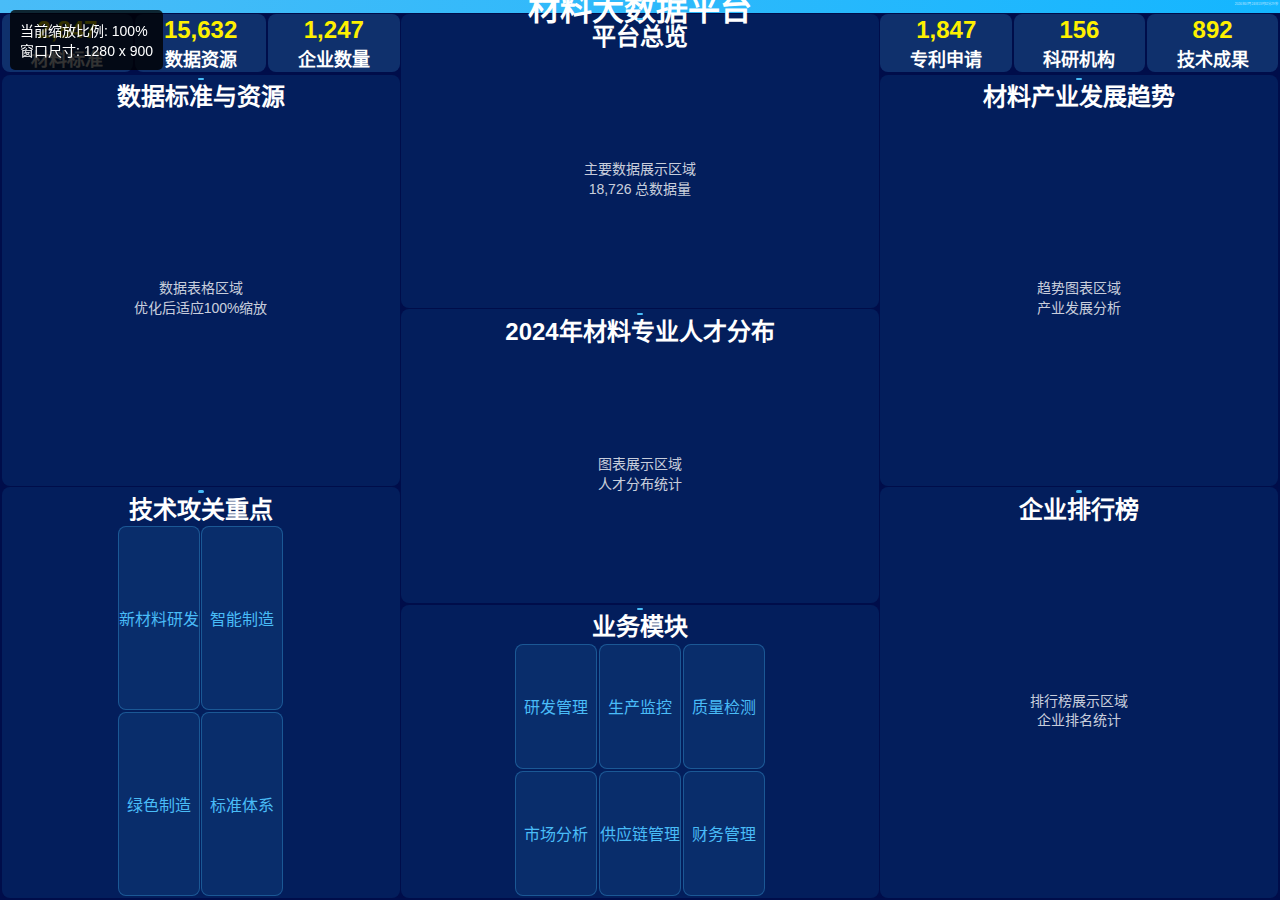
<file: layout-test.html>
<!DOCTYPE html>
<html lang="zh-CN">
<head>
    <meta charset="UTF-8">
    <meta name="viewport" content="width=device-width, initial-scale=1.0">
    <title>布局优化测试 - 100%缩放</title>
    <style>
        /* 全局字体渲染优化 */
        * {
            -webkit-font-smoothing: antialiased;
            -moz-osx-font-smoothing: grayscale;
            text-rendering: optimizeLegibility;
            font-smooth: always;
        }
        
        /* 响应式布局优化 - 适应100%缩放 */
        html, body {
            height: 100vh;
            overflow: hidden;
            margin: 0;
            padding: 0;
        }
        
        body {
            background: #000d4a;
            color: #fff;
            font-family: "微软雅黑", "Microsoft YaHei", Arial, sans-serif;
        }
        
        .test-container {
            height: 100vh;
            display: flex;
            flex-direction: column;
        }
        
        .header {
            height: 0.8rem;
            background: linear-gradient(90deg, #49bcf7, #14b6ff);
            display: flex;
            align-items: center;
            justify-content: center;
            position: relative;
        }
        
        .header h1 {
            font-size: 32px;
            color: #fff;
            margin: 0;
            font-weight: 600;
        }
        
        .time {
            position: absolute;
            right: 0.15rem;
            top: 0;
            line-height: 0.5rem;
            color: rgba(255,255,255,.7);
            font-size: 0.2rem;
        }
        
        .main-content {
            flex: 1;
            display: flex;
            padding: 0.1rem;
            gap: 0.1rem;
        }
        
        .column {
            flex: 1;
            display: flex;
            flex-direction: column;
            gap: 0.08rem;
        }
        
        .column:nth-child(2) {
            flex: 1.2;
        }
        
        .module {
            background: rgba(6,48,109,.5);
            border-radius: 8px;
            padding: 0.15rem;
            flex: 1;
            display: flex;
            flex-direction: column;
        }
        
        .module-title {
            font-size: 24px;
            color: #fff;
            text-align: center;
            margin-bottom: 0.1rem;
            font-weight: 600;
            position: relative;
        }
        
        .module-title:before {
            content: '';
            position: absolute;
            height: 0.15rem;
            width: 6px;
            background: #49bcf7;
            border-radius: 5px;
            left: 50%;
            transform: translateX(-50%);
            top: 0;
            margin-top: 0.05rem;
        }
        
        .module-content {
            flex: 1;
            display: flex;
            align-items: center;
            justify-content: center;
            font-size: 18px;
            color: #49bcf7;
        }
        
        .stats-row {
            display: flex;
            gap: 0.1rem;
            margin-bottom: 0.08rem;
        }
        
        .stat-item {
            flex: 1;
            background: rgba(73, 188, 247, 0.2);
            border-radius: 8px;
            padding: 0.1rem;
            text-align: center;
        }
        
        .stat-number {
            font-size: 24px;
            color: #fef000;
            font-weight: 600;
            margin-bottom: 0.05rem;
        }
        
        .stat-label {
            font-size: 18px;
            color: #fff;
            font-weight: 600;
        }
        
        .grid-2x2 {
            display: grid;
            grid-template-columns: 1fr 1fr;
            gap: 0.1rem;
            height: 100%;
        }
        
        .grid-3x2 {
            display: grid;
            grid-template-columns: 1fr 1fr 1fr;
            gap: 0.1rem;
            height: 100%;
        }
        
        .grid-item {
            background: rgba(73, 188, 247, 0.1);
            border: 1px solid rgba(73, 188, 247, 0.3);
            border-radius: 8px;
            display: flex;
            align-items: center;
            justify-content: center;
            font-size: 16px;
            color: #49bcf7;
        }
        
        .info-text {
            font-size: 14px;
            color: rgba(255, 255, 255, 0.8);
            text-align: center;
            line-height: 1.4;
        }
        
        .zoom-info {
            position: fixed;
            top: 10px;
            left: 10px;
            background: rgba(0,0,0,0.8);
            padding: 10px;
            border-radius: 5px;
            font-size: 14px;
            z-index: 1000;
        }
    </style>
</head>
<body>
    <div class="zoom-info">
        当前缩放比例: <span id="zoom-level">100%</span><br>
        窗口尺寸: <span id="window-size"></span>
    </div>
    
    <div class="test-container">
        <div class="header">
            <h1>材料大数据平台</h1>
            <div class="time" id="current-time">2024年12月05日16时16分54秒</div>
        </div>
        
        <div class="main-content">
            <!-- 左列 -->
            <div class="column">
                <div class="stats-row">
                    <div class="stat-item">
                        <div class="stat-number">2,847</div>
                        <div class="stat-label">材料标准</div>
                    </div>
                    <div class="stat-item">
                        <div class="stat-number">15,632</div>
                        <div class="stat-label">数据资源</div>
                    </div>
                    <div class="stat-item">
                        <div class="stat-number">1,247</div>
                        <div class="stat-label">企业数量</div>
                    </div>
                </div>
                
                <div class="module">
                    <div class="module-title">数据标准与资源</div>
                    <div class="module-content">
                        <div class="info-text">
                            数据表格区域<br>
                            优化后适应100%缩放
                        </div>
                    </div>
                </div>
                
                <div class="module">
                    <div class="module-title">技术攻关重点</div>
                    <div class="module-content">
                        <div class="grid-2x2">
                            <div class="grid-item">新材料研发</div>
                            <div class="grid-item">智能制造</div>
                            <div class="grid-item">绿色制造</div>
                            <div class="grid-item">标准体系</div>
                        </div>
                    </div>
                </div>
            </div>
            
            <!-- 中列 -->
            <div class="column">
                <div class="module">
                    <div class="module-title">平台总览</div>
                    <div class="module-content">
                        <div class="info-text">
                            主要数据展示区域<br>
                            18,726 总数据量
                        </div>
                    </div>
                </div>
                
                <div class="module">
                    <div class="module-title">2024年材料专业人才分布</div>
                    <div class="module-content">
                        <div class="info-text">
                            图表展示区域<br>
                            人才分布统计
                        </div>
                    </div>
                </div>
                
                <div class="module">
                    <div class="module-title">业务模块</div>
                    <div class="module-content">
                        <div class="grid-3x2">
                            <div class="grid-item">研发管理</div>
                            <div class="grid-item">生产监控</div>
                            <div class="grid-item">质量检测</div>
                            <div class="grid-item">市场分析</div>
                            <div class="grid-item">供应链管理</div>
                            <div class="grid-item">财务管理</div>
                        </div>
                    </div>
                </div>
            </div>
            
            <!-- 右列 -->
            <div class="column">
                <div class="stats-row">
                    <div class="stat-item">
                        <div class="stat-number">1,847</div>
                        <div class="stat-label">专利申请</div>
                    </div>
                    <div class="stat-item">
                        <div class="stat-number">156</div>
                        <div class="stat-label">科研机构</div>
                    </div>
                    <div class="stat-item">
                        <div class="stat-number">892</div>
                        <div class="stat-label">技术成果</div>
                    </div>
                </div>
                
                <div class="module">
                    <div class="module-title">材料产业发展趋势</div>
                    <div class="module-content">
                        <div class="info-text">
                            趋势图表区域<br>
                            产业发展分析
                        </div>
                    </div>
                </div>
                
                <div class="module">
                    <div class="module-title">企业排行榜</div>
                    <div class="module-content">
                        <div class="info-text">
                            排行榜展示区域<br>
                            企业排名统计
                        </div>
                    </div>
                </div>
            </div>
        </div>
    </div>
    
    <script>
        // 更新时间
        function updateTime() {
            const now = new Date();
            const timeString = now.getFullYear() + '年' + 
                String(now.getMonth() + 1).padStart(2, '0') + '月' + 
                String(now.getDate()).padStart(2, '0') + '日' + 
                String(now.getHours()).padStart(2, '0') + '时' + 
                String(now.getMinutes()).padStart(2, '0') + '分' + 
                String(now.getSeconds()).padStart(2, '0') + '秒';
            document.getElementById('current-time').textContent = timeString;
        }
        
        // 更新缩放信息
        function updateZoomInfo() {
            const zoomLevel = Math.round(window.devicePixelRatio * 100);
            document.getElementById('zoom-level').textContent = zoomLevel + '%';
            document.getElementById('window-size').textContent = 
                window.innerWidth + ' x ' + window.innerHeight;
        }
        
        // 初始化
        updateTime();
        updateZoomInfo();
        
        // 定时更新
        setInterval(updateTime, 1000);
        window.addEventListener('resize', updateZoomInfo);
    </script>
</body>
</html>
</file>
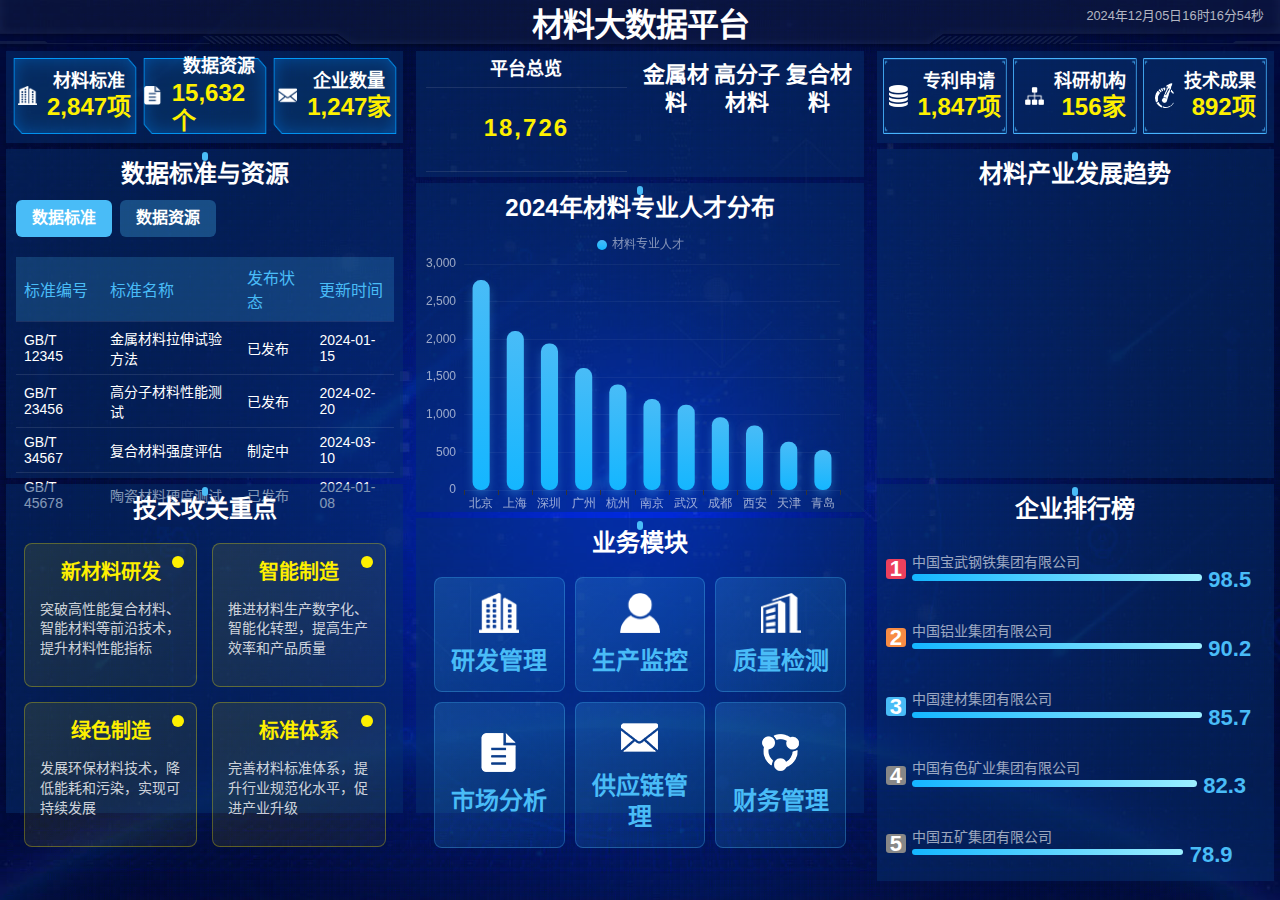
<file: new-index.html>
<!doctype html>
<html lang="zh-CN">
<head>
    <meta charset="utf-8">
    <title>材料大数据平台</title>
    <meta http-equiv="refresh" content="50;url='new-index.html'">
    <script type="text/javascript" src="js/jquery.js"></script>
    <link rel="stylesheet" href="css/comon0.css">
    <style>
        /* 全局字体渲染优化 */
        * {
            -webkit-font-smoothing: antialiased;
            -moz-osx-font-smoothing: grayscale;
            text-rendering: optimizeLegibility;
            font-smooth: always;
        }
        
        /* 响应式布局优化 - 适应100%缩放 */
        html, body {
            height: 100vh;
            overflow: hidden;
        }
        
        /* 优化头部高度 */
        .head {
            height: 0.8rem !important;
        }
        
        .head h1 {
            font-size: 32px !important;
            line-height: 0.8rem !important;
        }
        
        .time {
            line-height: 0.5rem !important;
            font-size: 0.2rem !important;
        }
        
        /* 优化主容器 */
        .mainbox {
            height: calc(100vh - 0.8rem) !important;
            padding: 0 0.1rem 0 0.1rem !important;
        }
        
        /* 优化模块间距 */
        .boxall {
            margin-bottom: 0.08rem !important;
            padding: 0 0.15rem 0.15rem 0.15rem !important;
        }
        
        /* 优化标题 */
        .alltitle {
            font-size: 24px !important;
            line-height: 0.6rem !important;
            margin-bottom: 0.1rem !important;
            padding-top: 0.1rem !important;
        }
        
        .alltitle:before {
            height: 0.15rem !important;
            margin-top: 0.05rem !important;
        }
        
        /* 优化内容区域 */
        .boxnav {
            height: calc(100% - 0.7rem) !important;
        }
        
        /* 优化统计数字 */
        .bar1 h3 {
            font-size: 24px !important;
        }
        
        .bar1 span {
            font-size: 18px !important;
        }
        
        /* 优化饼图标题 */
        .tit01 {
            font-size: 22px !important;
            padding: 0.15rem 0 0.1rem 0 !important;
            margin-bottom: 0.1rem !important;
        }
        
        /* 优化平台总览 */
        .sqzs h1 {
            font-size: 24px !important;
        }
        
        .sqzs p {
            font-size: 18px !important;
            padding: 0.1rem 0 !important;
        }
        
        /* 优化排行榜 */
        .paim li>span {
            width: 0.3rem !important;
            height: 0.3rem !important;
            line-height: 0.3rem !important;
            font-size: 22px !important;
        }
        
        .pmbar i {
            font-size: 22px !important;
        }
        
        .pmnav p {
            font-size: 14px !important;
        }
        
        /* 优化表格 */
        .table-tab {
            padding: 8px 16px !important;
            font-size: 16px !important;
            margin-bottom: 10px !important;
        }
        
        .data-table {
            font-size: 14px !important;
        }
        
        .data-table th {
            font-size: 16px !important;
            padding: 8px !important;
        }
        
        .data-table td {
            padding: 6px 8px !important;
        }
        
        /* 优化模块网格 */
        .module-grid {
            gap: 10px !important;
            padding: 8px !important;
        }
        
        .module-item {
            padding: 15px !important;
        }
        
        .module-item h4 {
            font-size: 24px !important;
        }
        
        .module-item img {
            width: 40px !important;
            height: 40px !important;
        }
        
        /* 优化技术要点 */
        .tech-points {
            gap: 15px !important;
            padding: 8px !important;
        }
        
        .tech-point {
            padding: 15px !important;
        }
        
        .tech-point h4 {
            font-size: 20px !important;
            margin-bottom: 15px !important;
        }
        
        .tech-point p {
            font-size: 14px !important;
        }
        
        /* 优化行间距 */
        .row1 li {
            padding: 0.1rem 0.05rem 0 0.05rem !important;
        }
        
        /* 优化图标大小 */
        .bar1 img {
            width: 0.3rem !important;
        }
        
        /* 优化进度条 */
        .pmbar span {
            height: 0.1rem !important;
        }
        
        /* 确保内容不溢出 */
        .table-content {
            height: calc(100% - 60px) !important;
        }
        
        /* 优化字体渲染 */
        .alltitle {
            font-size: 24px;
            color: #fff;
            line-height: 0.6rem;
            position: relative;
            padding-left: 0.1rem;
            padding-right: 0.1rem;
            word-wrap: break-word;
            overflow-wrap: break-word;
            font-weight: 600;
            text-align: center;
            margin-bottom: 0.1rem;
            padding-top: 0.1rem;
            text-shadow: none;
            -webkit-text-stroke: 0;
        }
        
        /* 优化头部标题 */
        .head h1 {
            color: #fff;
            text-align: center;
            font-size: 32px;
            line-height: 0.8rem;
            letter-spacing: -1px;
            padding: 0 0.15rem;
            font-weight: 600;
            text-shadow: none;
            -webkit-text-stroke: 0;
        }
        
        /* 优化数字显示 */
        .sqzs h1 {
            height: calc(100% - 0.5rem);
            border-bottom: 1px solid rgba(255,255,255,.1);
            border-top: 1px solid rgba(255,255,255,.1);
            display: flex;
            align-items: center;
            color: #fef000;
            font-family: "微软雅黑", Arial, sans-serif;
            font-weight: 600;
            letter-spacing: 2px;
            font-size: 24px;
            justify-content: center;
            padding-bottom: 0.05rem;
            text-shadow: none;
            -webkit-text-stroke: 0;
        }
        
        /* 优化标签页字体 */
        .table-tab {
            padding: 8px 16px;
            background: rgba(73, 188, 247, 0.3);
            color: #fff;
            cursor: pointer;
            margin-right: 8px;
            border-radius: 6px;
            transition: all 0.3s;
            font-size: 16px;
            line-height: 1.3;
            word-wrap: break-word;
            overflow-wrap: break-word;
            font-weight: 600;
            text-shadow: none;
            -webkit-text-stroke: 0;
        }
        
        /* 优化模块标题 */
        .module-item h4 {
            color: #49bcf7;
            margin: 0;
            font-size: 24px;
            line-height: 1.3;
            word-wrap: break-word;
            overflow-wrap: break-word;
            font-weight: 600;
            text-align: center;
            text-shadow: none;
            -webkit-text-stroke: 0;
        }
        
        /* 优化技术要点标题 */
        .tech-point h4 {
            color: #fef000;
            margin: 0 0 15px 0;
            font-size: 20px;
            line-height: 1.3;
            word-wrap: break-word;
            overflow-wrap: break-word;
            font-weight: 600;
            text-align: center;
            text-shadow: none;
            -webkit-text-stroke: 0;
        }
        
        /* 优化表格标题 */
        .data-table th {
            background: rgba(73, 188, 247, 0.2);
            color: #49bcf7;
            font-weight: 600;
            font-size: 16px;
            text-shadow: none;
            -webkit-text-stroke: 0;
        }
        
        /* 优化排行榜数字 */
        .paim li>span {
            width: 0.3rem;
            height: 0.3rem;
            text-align: center;
            line-height: 0.3rem;
            background: #878787;
            border-radius: 0.05rem;
            margin-right: 0.1rem;
            font-size: 22px;
            font-weight: 600;
            text-shadow: none;
            -webkit-text-stroke: 0;
        }
        
        /* 优化分数显示 */
        .pmbar i {
            line-height: 0.2rem;
            font-style: normal;
            padding-left: 0.1rem;
            color: #49bcf7;
            font-size: 22px;
            font-weight: 600;
            text-shadow: none;
            -webkit-text-stroke: 0;
        }
        
        /* 优化统计数字 */
        .bar1 h3 {
            color: #fef000;
            font-size: 24px;
            line-height: 1.2;
            word-wrap: break-word;
            overflow-wrap: break-word;
            font-weight: 600;
            text-shadow: none;
            -webkit-text-stroke: 0;
        }
        
        /* 优化标签文字 */
        .bar1 span {
            color: #fff;
            font-size: 18px;
            display: block;
            font-weight: 600;
            line-height: 1.3;
            word-wrap: break-word;
            overflow-wrap: break-word;
            text-align: center;
            text-shadow: none;
            -webkit-text-stroke: 0;
        }
        
        /* 优化饼图标题 */
        .tit01 {
            text-align: center;
            color: white;
            font-size: 22px;
            padding: 0.15rem 0 0.1rem 0;
            line-height: 1.3;
            word-wrap: break-word;
            overflow-wrap: break-word;
            font-weight: 600;
            margin-bottom: 0.1rem;
            text-shadow: none;
            -webkit-text-stroke: 0;
        }
        
        /* 优化平台总览文字 */
        .sqzs p {
            padding: 0.1rem 0;
            font-size: 18px;
            line-height: 1.3;
            word-wrap: break-word;
            overflow-wrap: break-word;
            font-weight: 600;
            text-align: center;
            text-shadow: none;
            -webkit-text-stroke: 0;
        }
        
        /* 优化企业名称 */
        .pmnav p {
            color: #fff;
            opacity: .6;
            font-size: 14px;
            padding-bottom: 0.05rem;
            white-space: nowrap;
            overflow: hidden;
            text-overflow: ellipsis;
            font-weight: 500;
            text-shadow: none;
            -webkit-text-stroke: 0;
        }
        
        /* 优化技术要点描述 */
        .tech-point p {
            color: rgba(255, 255, 255, 0.8);
            margin: 0;
            font-size: 14px;
            line-height: 1.4;
            font-weight: 500;
            text-shadow: none;
            -webkit-text-stroke: 0;
        }
        
        /* 优化表格内容 */
        .data-table {
            width: 100%;
            border-collapse: collapse;
            color: #fff;
            font-size: 14px;
        }
        .data-table th,
        .data-table td {
            padding: 6px 8px;
            text-align: left;
            border-bottom: 1px solid rgba(255, 255, 255, 0.1);
            font-weight: 500;
            text-shadow: none;
            -webkit-text-stroke: 0;
        }
        
        .table-container {
            height: 100%;
            overflow: hidden;
        }
        .table-tabs {
            display: flex;
            margin-bottom: 10px;
        }
        .table-tab.active {
            background: #49bcf7;
            font-size: 16px;
        }
        .table-content {
            height: calc(100% - 60px);
            overflow-y: auto;
        }
        .data-table tr:hover {
            background: rgba(73, 188, 247, 0.1);
        }
        .module-grid {
            display: grid;
            grid-template-columns: repeat(3, 1fr);
            gap: 10px;
            height: 100%;
            padding: 8px;
        }
        .module-item {
            background: linear-gradient(135deg, rgba(73, 188, 247, 0.2), rgba(20, 182, 255, 0.1));
            border: 1px solid rgba(73, 188, 247, 0.3);
            border-radius: 8px;
            padding: 15px;
            text-align: center;
            cursor: pointer;
            transition: all 0.3s;
            display: flex;
            flex-direction: column;
            justify-content: center;
        }
        .module-item:hover {
            background: linear-gradient(135deg, rgba(73, 188, 247, 0.4), rgba(20, 182, 255, 0.2));
            transform: translateY(-2px);
        }
        .module-item img {
            width: 40px;
            height: 40px;
            margin: 0 auto 12px;
        }
        .tech-points {
            display: grid;
            grid-template-columns: repeat(2, 1fr);
            gap: 15px;
            height: 100%;
            padding: 8px;
        }
        .tech-point {
            background: linear-gradient(135deg, rgba(255, 239, 0, 0.1), rgba(255, 239, 0, 0.05));
            border: 1px solid rgba(255, 239, 0, 0.3);
            border-radius: 8px;
            padding: 15px;
            position: relative;
        }
        .tech-point::before {
            content: '';
            position: absolute;
            top: 12px;
            right: 12px;
            width: 12px;
            height: 12px;
            background: #fef000;
            border-radius: 50%;
        }
    </style>
</head>

<body>
    <div class="loading">
        <div class="loadbox"> <img src="images/loading.gif"> 页面加载中... </div>
    </div>
    <div class="head">
        <h1>材料大数据平台</h1>
        <div class="time" id="showTime">2024年12月05日16时16分54秒</div>
        <script>
            var t = null;
            t = setTimeout(time, 1000);//開始运行
            function time() {
                clearTimeout(t);//清除定时器
                dt = new Date();
                var y = dt.getFullYear();
                var mt = dt.getMonth() + 1;
                var day = dt.getDate();
                var h = dt.getHours();//获取时
                var m = dt.getMinutes();//获取分
                var s = dt.getSeconds();//获取秒
                var t = null;
                document.getElementById("showTime").innerHTML = y + "年" + Appendzero(mt) + "月" + Appendzero(day) + "日" + Appendzero(h) + "时" + Appendzero(m) + "分" + Appendzero(s) + "秒";
                function Appendzero(obj) {
                    if (obj < 10) return "0" + "" + obj;
                    else return obj;
                }
                t = setTimeout(time, 1000); //设定定时器，循环运行     
            }
        </script>
    </div>
    <div class="mainbox">
        <ul class="clearfix">
            <li>
                <div class="boxall" style="height: calc(12% - .15rem)">
                    <ul class="row h100 row1">
                        <li class="col-4">
                            <div class="bar1"><img src="images/icon1.png">
                                <h3><span>材料标准</span>2,847项</h3>
                            </div>
                        </li>
                        <li class="col-4">
                            <div class="bar1"><img src="images/icon4.png">
                                <h3><span>数据资源</span>15,632个</h3>
                            </div>
                        </li>
                        <li class="col-4">
                            <div class="bar1"><img src="images/icon5.png">
                                <h3><span>企业数量</span>1,247家</h3>
                            </div>
                        </li>
                    </ul>
                </div>
                <div class="boxall" style="height: calc(40% - .15rem)">
                    <div class="alltitle">数据标准与资源</div>
                    <div class="table-container">
                        <div class="table-tabs">
                            <div class="table-tab active" onclick="switchTable('standard')">数据标准</div>
                            <div class="table-tab" onclick="switchTable('resource')">数据资源</div>
                        </div>
                        <div class="table-content">
                            <table class="data-table" id="standardTable">
                                <thead>
                                    <tr>
                                        <th>标准编号</th>
                                        <th>标准名称</th>
                                        <th>发布状态</th>
                                        <th>更新时间</th>
                                    </tr>
                                </thead>
                                <tbody>
                                    <tr><td>GB/T 12345</td><td>金属材料拉伸试验方法</td><td>已发布</td><td>2024-01-15</td></tr>
                                    <tr><td>GB/T 23456</td><td>高分子材料性能测试</td><td>已发布</td><td>2024-02-20</td></tr>
                                    <tr><td>GB/T 34567</td><td>复合材料强度评估</td><td>制定中</td><td>2024-03-10</td></tr>
                                    <tr><td>GB/T 45678</td><td>陶瓷材料硬度测试</td><td>已发布</td><td>2024-01-08</td></tr>
                                    <tr><td>GB/T 56789</td><td>纳米材料表征方法</td><td>制定中</td><td>2024-04-05</td></tr>
                                </tbody>
                            </table>
                            <table class="data-table" id="resourceTable" style="display: none;">
                                <thead>
                                    <tr>
                                        <th>资源名称</th>
                                        <th>数据类型</th>
                                        <th>数据量</th>
                                        <th>更新频率</th>
                                    </tr>
                                </thead>
                                <tbody>
                                    <tr><td>材料性能数据库</td><td>结构化</td><td>2.3TB</td><td>每日</td></tr>
                                    <tr><td>企业生产数据</td><td>半结构化</td><td>1.8TB</td><td>实时</td></tr>
                                    <tr><td>科研文献库</td><td>非结构化</td><td>5.6TB</td><td>每周</td></tr>
                                    <tr><td>市场分析报告</td><td>结构化</td><td>890GB</td><td>每月</td></tr>
                                    <tr><td>专利信息库</td><td>半结构化</td><td>3.2TB</td><td>每日</td></tr>
                                </tbody>
                            </table>
                        </div>
                    </div>
                </div>
                <div class="boxall" style="height: calc(40% - .15rem)">
                    <div class="alltitle">技术攻关重点</div>
                    <div class="tech-points">
                        <div class="tech-point">
                            <h4>新材料研发</h4>
                            <p>突破高性能复合材料、智能材料等前沿技术，提升材料性能指标</p>
                        </div>
                        <div class="tech-point">
                            <h4>智能制造</h4>
                            <p>推进材料生产数字化、智能化转型，提高生产效率和产品质量</p>
                        </div>
                        <div class="tech-point">
                            <h4>绿色制造</h4>
                            <p>发展环保材料技术，降低能耗和污染，实现可持续发展</p>
                        </div>
                        <div class="tech-point">
                            <h4>标准体系</h4>
                            <p>完善材料标准体系，提升行业规范化水平，促进产业升级</p>
                        </div>
                    </div>
                </div>
            </li>
            <li>
                <div class="boxall" style="height: calc(16% - .15rem)">
                    <ul class="row h100 clearfix">
                        <li class="col-6">
                            <div class="sqzs h100">
                                <p>平台总览</p>
                                <h1>18,726</h1>
                            </div>
                        </li>
                        <li class="col-6">
                            <ul class="row h100 clearfix">
                                <li class="col-4">
                                    <div class="tit01">金属材料</div>
                                    <div class="piebox" id="pe01"></div>
                                </li>
                                <li class="col-4">
                                    <div class="tit01">高分子材料</div>
                                    <div class="piebox" id="pe02"></div>
                                </li>
                                <li class="col-4">
                                    <div class="tit01">复合材料</div>
                                    <div class="piebox" id="pe03"></div>
                                </li>
                            </ul>
                        </li>
                    </ul>
                </div>
                <div class="boxall" style="height: calc(40% - .15rem)">
                    <div class="alltitle">2024年材料专业人才分布</div>
                    <div class="boxnav h100" id="echarts1" style="width: 100%; height: 100%;"></div>
                </div>
                <div class="boxall" style="height: calc(36% - .15rem)">
                    <div class="alltitle">业务模块</div>
                    <div class="module-grid">
                        <div class="module-item" onclick="openModule('research')">
                            <img src="images/icon1.png">
                            <h4>研发管理</h4>
                        </div>
                        <div class="module-item" onclick="openModule('production')">
                            <img src="images/icon2.png">
                            <h4>生产监控</h4>
                        </div>
                        <div class="module-item" onclick="openModule('quality')">
                            <img src="images/icon3.png">
                            <h4>质量检测</h4>
                        </div>
                        <div class="module-item" onclick="openModule('market')">
                            <img src="images/icon4.png">
                            <h4>市场分析</h4>
                        </div>
                        <div class="module-item" onclick="openModule('supply')">
                            <img src="images/icon5.png">
                            <h4>供应链管理</h4>
                        </div>
                        <div class="module-item" onclick="openModule('finance')">
                            <img src="images/icon6.png">
                            <h4>财务管理</h4>
                        </div>
                    </div>
                </div>
            </li>
            <li>
                <div class="boxall" style="height: calc(12% - .15rem)">
                    <ul class="row h100 row1">
                        <li class="col-4">
                            <div class="bar1 bar2"><img src="images/icon7.png">
                                <h3><span>专利申请</span>1,847项</h3>
                            </div>
                        </li>
                        <li class="col-4">
                            <div class="bar1 bar2"><img src="images/icon8.png">
                                <h3><span>科研机构</span>156家</h3>
                            </div>
                        </li>
                        <li class="col-4">
                            <div class="bar1 bar2"><img src="images/icon9.png">
                                <h3><span>技术成果</span>892项</h3>
                            </div>
                        </li>
                    </ul>
                </div>
                <div class="boxall" style="height: calc(40% - .15rem)">
                    <div class="alltitle">材料产业发展趋势</div>
                    <div class="boxnav" id="lastecharts"></div>
                </div>
                <div class="boxall" style="height: calc(48% - .15rem)">
                    <div class="alltitle">企业排行榜</div>
                    <div class="boxnav paim">
                        <ul class="h100">
                            <li>
                                <span>1</span>
                                <div class="pmnav">
                                    <p>中国宝武钢铁集团有限公司</p>
                                    <div class="pmbar"><span style="width:100%"></span><i>98.5</i></div>
                                </div>
                            </li>
                            <li>
                                <span>2</span>
                                <div class="pmnav">
                                    <p>中国铝业集团有限公司</p>
                                    <div class="pmbar"><span style="width:92%"></span><i>90.2</i></div>
                                </div>
                            </li>
                            <li>
                                <span>3</span>
                                <div class="pmnav">
                                    <p>中国建材集团有限公司</p>
                                    <div class="pmbar"><span style="width:88%"></span><i>85.7</i></div>
                                </div>
                            </li>
                            <li>
                                <span>4</span>
                                <div class="pmnav">
                                    <p>中国有色矿业集团有限公司</p>
                                    <div class="pmbar"><span style="width:85%"></span><i>82.3</i></div>
                                </div>
                            </li>
                            <li>
                                <span>5</span>
                                <div class="pmnav">
                                    <p>中国五矿集团有限公司</p>
                                    <div class="pmbar"><span style="width:80%"></span><i>78.9</i></div>
                                </div>
                            </li>
                        </ul>
                    </div>
                </div>
            </li>
        </ul>
    </div>

    <script>
        $(document).ready(function () {
            var arr = [];
            var max;
            $(".paim li i").each(function () {
                arr.push($(this).text());
            })
            max = Math.max.apply(null, arr);

            $(".paim .pmbar span").each(function () {
                var i = $(this).parents("li").index()
                w = arr[i] / max * 100;
                sw = w.toFixed(0) + '%'

                $(this).css({ width: sw })
            })
            
            // 确保加载界面隐藏
            setTimeout(function() {
                $(".loading").fadeOut();
            }, 1000);
        })

        function switchTable(type) {
            $('.table-tab').removeClass('active');
            $('.data-table').hide();
            
            if (type === 'standard') {
                $('.table-tab:first').addClass('active');
                $('#standardTable').show();
            } else {
                $('.table-tab:last').addClass('active');
                $('#resourceTable').show();
            }
        }

        function openModule(module) {
            alert('正在跳转到' + getModuleName(module) + '模块...');
            // 这里可以添加实际的跳转逻辑
        }

        function getModuleName(module) {
            const names = {
                'research': '研发管理',
                'production': '生产监控',
                'quality': '质量检测',
                'market': '市场分析',
                'supply': '供应链管理',
                'finance': '财务管理'
            };
            return names[module] || module;
        }
    </script>

    <script type="text/javascript" src="js/echarts.min.js"></script>
    <script language="JavaScript" src="js/js.js"></script>

</body>
</html>
</file>
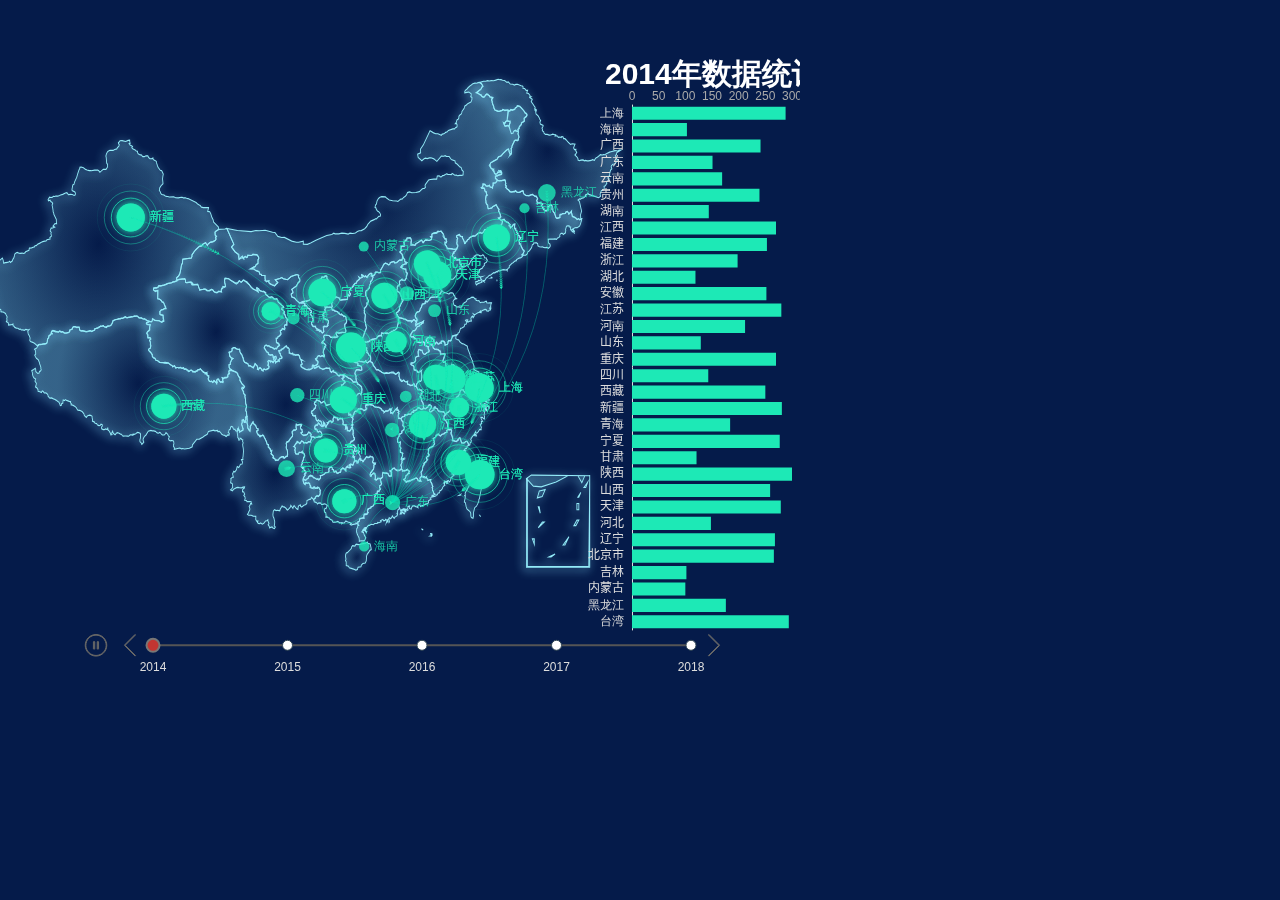
<file: test-1.html>
<!DOCTYPE html>
<html lang="zh-CN">
<head>
    <meta charset="UTF-8">
    <meta name="viewport" content="width=device-width, initial-scale=1.0">
    <title>ECharts地图可视化</title>
    <script src="js/jquery-3.3.1.min.js"></script>
    <script src="js/echarts.min.js"></script>
    <script src="js/echarts-map-china.js"></script>
    <style>
        * { margin: 0; padding: 0; box-sizing: border-box; }
        body { font-family: 'Microsoft YaHei', Arial, sans-serif; background: #051b4a; color: #fff; overflow: hidden; }
        #chart-container1 { width: 100vw; height: 100vh; position: relative; }
        #myChart1 { width: 800px; height: 700px; }
        .loading1 { position: absolute; top: 50%; left: 50%; transform: translate(-50%, -50%); color: #fff; font-size: 18px; }
    </style>
</head>
<body>
    <div id="chart-container1">
        <div id="myChart1"></div>
    </div>

    <script>
        var myChart1 = echarts.init(document.getElementById('myChart1'));
        myChart1.showLoading();
        
        var geoGpsMap = {
          1: [127.9688, 45.368], 2: [116.4551, 40.2539], 3: [109.1162, 34.2004],
          4: [113.12244, 23.009505], 5: [87.9236, 43.5883], 6: [91.11, 29.97]
        };
        
        var geoCoordMap = {
          台湾: [121.5135, 25.0308], 黑龙江: [127.9688, 45.368], 内蒙古: [110.3467, 41.4899],
          吉林: [125.8154, 44.2584], 北京市: [116.4551, 40.2539], 辽宁: [123.1238, 42.1216],
          河北: [114.4995, 38.1006], 天津: [117.4219, 39.4189], 山西: [112.3352, 37.9413],
          陕西: [109.1162, 34.2004], 甘肃: [103.5901, 36.3043], 宁夏: [106.3586, 38.1775],
          青海: [101.4038, 36.8207], 新疆: [87.9236, 43.5883], 西藏: [91.11, 29.97],
          四川: [103.9526, 30.7617], 重庆: [108.384366, 30.439702], 山东: [117.1582, 36.8701],
          河南: [113.4668, 34.6234], 江苏: [118.8062, 31.9208], 安徽: [117.29, 32.0581],
          湖北: [114.3896, 30.6628], 浙江: [119.5313, 29.8773], 福建: [119.4543, 25.9222],
          江西: [116.0046, 28.6633], 湖南: [113.0823, 28.2568], 贵州: [106.6992, 26.7682],
          云南: [102.9199, 25.4663], 广东: [113.12244, 23.009505], 广西: [108.479, 23.1152],
          海南: [110.3893, 19.8516], 上海: [121.4648, 31.2891]
        };

        var colors = [
          ["#1DE9B6", "#F46E36", "#04B9FF", "#5DBD32", "#FFC809", "#FB95D5", "#BDA29A", "#6E7074", "#546570", "#C4CCD3"],
          ["#37A2DA", "#67E0E3", "#32C5E9", "#9FE6B8", "#FFDB5C", "#FF9F7F", "#FB7293", "#E062AE", "#E690D1", "#E7BCF3", "#9D96F5", "#8378EA", "#8378EA"],
          ["#DD6B66", "#759AA0", "#E69D87", "#8DC1A9", "#EA7E53", "#EEDD78", "#73A373", "#73B9BC", "#7289AB", "#91CA8C", "#F49F42"]
        ];
        
        var colorIndex = 0;
        
        function randomNum(minNum, maxNum) {
          switch (arguments.length) {
            case 1: return parseInt(Math.random() * minNum + 1, 10);
            case 2: return parseInt(Math.random() * (maxNum - minNum + 1) + minNum, 10);
            default: return 0;
          }
        }
        
        $(function () {
          var year = ["2014", "2015", "2016", "2017", "2018"];
          var mapData = [[], [], [], [], [], []];
          var categoryData = [];
          var barData = [];
          
          for (var key in geoCoordMap) {
            categoryData.push(key);
            for (var i = 0; i < 5; i++) {
              mapData[i].push({
                year: year[i],
                name: key,
                value: randomNum(100, 300)
              });
            }
          }
          
          for (var i = 0; i < mapData.length; i++) {
            barData.push([]);
            for (var j = 0; j < mapData[i].length; j++) {
              barData[i].push(mapData[i][j].value);
            }
          }
          
          function initChart() {
            var convertData = function (data) {
              var res = [];
              for (var i = 0; i < data.length; i++) {
                var geoCoord = geoCoordMap[data[i].name];
                if (geoCoord) {
                  res.push({
                    name: data[i].name,
                    value: geoCoord.concat(data[i].value)
                  });
                }
              }
              return res;
            };

            var convertToLineData = function (data, gps) {
              var res = [];
              for (var i = 0; i < data.length; i++) {
                var dataItem = data[i];
                var fromCoord = geoCoordMap[dataItem.name];
                var toCoord = gps;
                if (fromCoord && toCoord) {
                  res.push([
                    { coord: fromCoord, value: dataItem.value },
                    { coord: toCoord }
                  ]);
                }
              }
              return res;
            };

            var optionXyMap01 = {
              timeline: {
                data: year,
                axisType: "category",
                autoPlay: true,
                playInterval: 3000,
                left: "10%",
                right: "10%",
                bottom: "3%",
                width: "80%",
                label: {
                  normal: { textStyle: { color: "#ddd" } },
                  emphasis: { textStyle: { color: "#fff" } }
                },
                symbolSize: 10,
                lineStyle: { color: "#555" },
                checkpointStyle: { borderColor: "#777", borderWidth: 2 },
                controlStyle: {
                  showNextBtn: true,
                  showPrevBtn: true,
                  normal: { color: "#666", borderColor: "#666" },
                  emphasis: { color: "#aaa", borderColor: "#aaa" }
                }
              },
              baseOption: {
                animation: true,
                animationDuration: 1000,
                animationEasing: "cubicInOut",
                animationDurationUpdate: 1000,
                animationEasingUpdate: "cubicInOut",
                grid: { right: "1%", top: "15%", bottom: "10%", width: "20%" },
                tooltip: {
                  trigger: "axis",
                  axisPointer: {
                    type: "shadow",
                    shadowStyle: { color: "rgba(150,150,150,0.1)" }
                  }
                },
                geo: {
                  show: true,
                  map: "china",
                  roam: true,
                  zoom: 1,
                  center: [113.83531246, 34.0267395887],
                  label: { emphasis: { show: false } },
                  itemStyle: {
                    normal: {
                      borderColor: "rgba(147, 235, 248, 1)",
                      borderWidth: 1,
                      areaColor: {
                        type: "radial",
                        x: 0.5, y: 0.5, r: 0.8,
                        colorStops: [
                          { offset: 0, color: "rgba(147, 235, 248, 0)" },
                          { offset: 1, color: "rgba(147, 235, 248, .2)" }
                        ],
                        globalCoord: false
                      },
                      shadowColor: "rgba(128, 217, 248, 1)",
                      shadowOffsetX: -2,
                      shadowOffsetY: 2,
                      shadowBlur: 10
                    },
                    emphasis: { areaColor: "#389BB7", borderWidth: 0 }
                  }
                }
              },
              options: []
            };
            
            for (var n = 0; n < year.length; n++) {
              optionXyMap01.options.push({
                backgroundColor: "#051b4a",
                title: [
                  {},
                  {
                    id: "statistic",
                    text: year[n] + "年数据统计情况",
                    left: "75%",
                    top: "8%",
                    textStyle: { color: "#fff", fontSize: 30 }
                  }
                ],
                xAxis: {
                  type: "value",
                  scale: true,
                  position: "top",
                  min: 0,
                  boundaryGap: false,
                  splitLine: { show: false },
                  axisLine: { show: false },
                  axisTick: { show: false },
                  axisLabel: { margin: 2, textStyle: { color: "#aaa" } }
                },
                yAxis: {
                  type: "category",
                  nameGap: 16,
                  axisLine: { show: true, lineStyle: { color: "#ddd" } },
                  axisTick: { show: false, lineStyle: { color: "#ddd" } },
                  axisLabel: { interval: 0, textStyle: { color: "#ddd" } },
                  data: categoryData
                },
                series: [
                  {
                    name: "light",
                    type: "scatter",
                    coordinateSystem: "geo",
                    data: convertData(mapData[n]),
                    symbolSize: function (val) { return val[2] / 10; },
                    label: {
                      normal: { formatter: "{b}", position: "right", show: true },
                      emphasis: { show: true }
                    },
                    itemStyle: { normal: { color: colors[colorIndex][n] } }
                  },
                  {
                    type: "map",
                    map: "china",
                    geoIndex: 0,
                    aspectScale: 0.75,
                    showLegendSymbol: false,
                    label: {
                      normal: { show: false },
                      emphasis: { show: false, textStyle: { color: "#fff" } }
                    },
                    roam: true,
                    itemStyle: {
                      normal: { areaColor: "#031525", borderColor: "#FFFFFF" },
                      emphasis: { areaColor: "#2B91B7" }
                    },
                    animation: false,
                    data: mapData
                  },
                  {
                    type: "effectScatter",
                    coordinateSystem: "geo",
                    data: convertData(mapData[n].sort(function (a, b) { return b.value - a.value; }).slice(0, 20)),
                    symbolSize: function (val) { return val[2] / 10; },
                    showEffectOn: "render",
                    rippleEffect: { brushType: "stroke" },
                    hoverAnimation: true,
                    label: { normal: { formatter: "{b}", position: "right", show: true } },
                    itemStyle: {
                      normal: {
                        color: colors[colorIndex][n],
                        shadowBlur: 10,
                        shadowColor: colors[colorIndex][n]
                      }
                    },
                    zlevel: 1
                  },
                  {
                    type: "lines",
                    zlevel: 2,
                    effect: {
                      show: true,
                      period: 4,
                      trailLength: 0.02,
                      symbol: "arrow",
                      symbolSize: 3
                    },
                    lineStyle: {
                      normal: {
                        color: colors[colorIndex][n],
                        width: 0.1,
                        opacity: 0.5,
                        curveness: 0.3
                      }
                    },
                    data: convertToLineData(mapData[n], geoGpsMap[Math.ceil(Math.random() * 6)])
                  },
                  {
                    zlevel: 1.5,
                    type: "bar",
                    symbol: "none",
                    itemStyle: { normal: { color: colors[colorIndex][n] } },
                    data: barData[n]
                  }
                ]
              });
            }
            
            myChart1.hideLoading();
            myChart1.setOption(optionXyMap01);
          }
          
          initChart();
        });
        
        window.addEventListener('resize', function() {
          myChart1.resize();
        });
    </script>
</body>
</html>
</file>
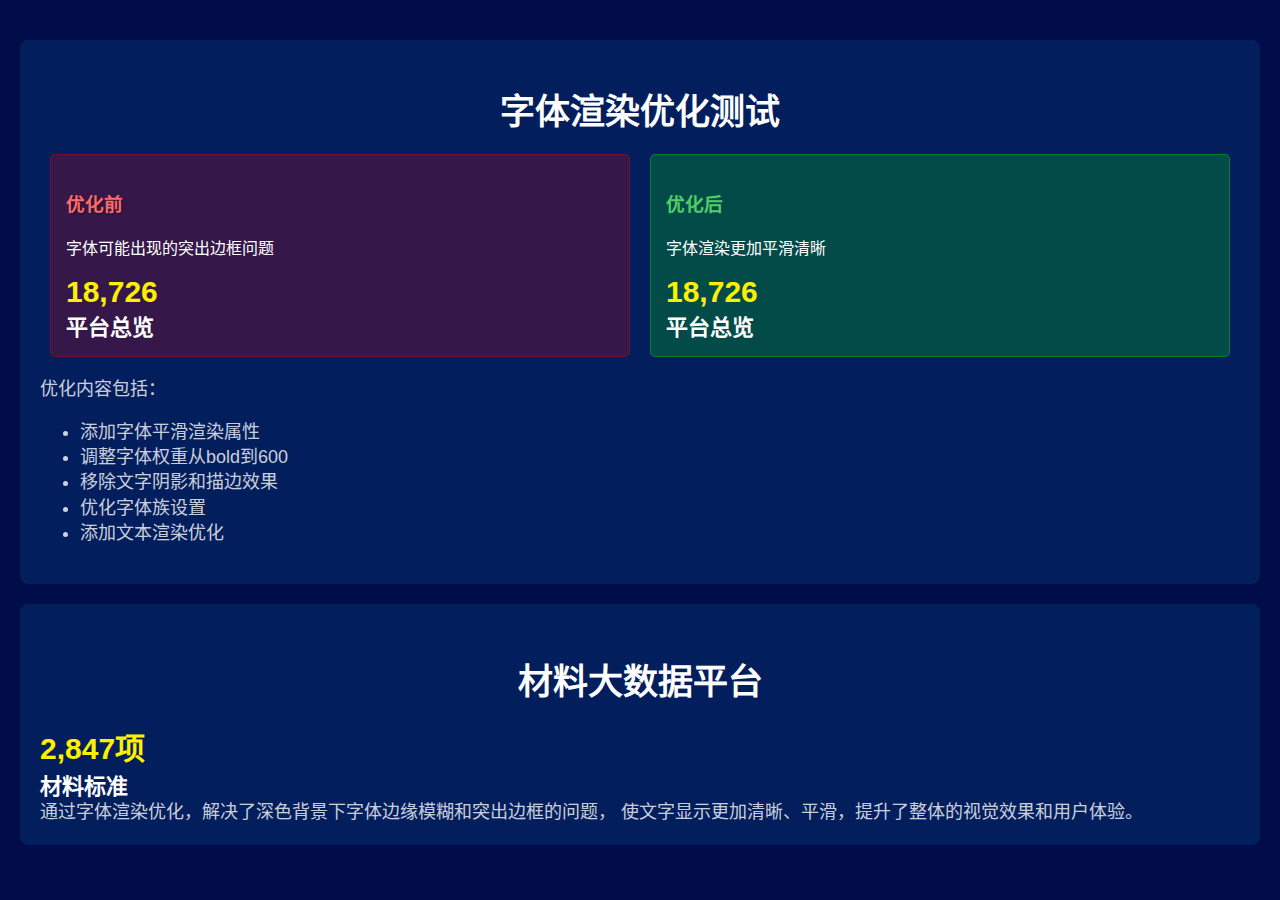
<file: test-font.html>
<!DOCTYPE html>
<html lang="zh-CN">
<head>
    <meta charset="UTF-8">
    <meta name="viewport" content="width=device-width, initial-scale=1.0">
    <title>字体渲染测试</title>
    <style>
        /* 全局字体渲染优化 */
        * {
            -webkit-font-smoothing: antialiased;
            -moz-osx-font-smoothing: grayscale;
            text-rendering: optimizeLegibility;
            font-smooth: always;
        }
        
        body {
            background: #000d4a;
            color: #fff;
            font-family: "微软雅黑", "Microsoft YaHei", Arial, sans-serif;
            padding: 20px;
            margin: 0;
        }
        
        .test-section {
            margin: 20px 0;
            padding: 20px;
            background: rgba(6,48,109,.5);
            border-radius: 8px;
        }
        
        .title {
            font-size: 35px;
            color: #fff;
            font-weight: 600;
            text-align: center;
            margin-bottom: 20px;
            text-shadow: none;
            -webkit-text-stroke: 0;
        }
        
        .number {
            color: #fef000;
            font-size: 30px;
            font-weight: 600;
            text-shadow: none;
            -webkit-text-stroke: 0;
        }
        
        .label {
            color: #fff;
            font-size: 22px;
            font-weight: 600;
            text-shadow: none;
            -webkit-text-stroke: 0;
        }
        
        .description {
            color: rgba(255, 255, 255, 0.8);
            font-size: 18px;
            font-weight: 500;
            line-height: 1.4;
            text-shadow: none;
            -webkit-text-stroke: 0;
        }
        
        .comparison {
            display: flex;
            justify-content: space-between;
            margin: 20px 0;
        }
        
        .before, .after {
            flex: 1;
            padding: 15px;
            margin: 0 10px;
            border-radius: 5px;
        }
        
        .before {
            background: rgba(255, 0, 0, 0.2);
            border: 1px solid rgba(255, 0, 0, 0.3);
        }
        
        .after {
            background: rgba(0, 255, 0, 0.2);
            border: 1px solid rgba(0, 255, 0, 0.3);
        }
        
        .before h3 {
            color: #ff6b6b;
            font-weight: bold;
            text-shadow: 1px 1px 2px rgba(0,0,0,0.5);
        }
        
        .after h3 {
            color: #51cf66;
            font-weight: 600;
            text-shadow: none;
            -webkit-text-stroke: 0;
        }
    </style>
</head>
<body>
    <div class="test-section">
        <h1 class="title">字体渲染优化测试</h1>
        
        <div class="comparison">
            <div class="before">
                <h3>优化前</h3>
                <p>字体可能出现的突出边框问题</p>
                <div class="number">18,726</div>
                <div class="label">平台总览</div>
            </div>
            
            <div class="after">
                <h3>优化后</h3>
                <p>字体渲染更加平滑清晰</p>
                <div class="number">18,726</div>
                <div class="label">平台总览</div>
            </div>
        </div>
        
        <div class="description">
            <p>优化内容包括：</p>
            <ul>
                <li>添加字体平滑渲染属性</li>
                <li>调整字体权重从bold到600</li>
                <li>移除文字阴影和描边效果</li>
                <li>优化字体族设置</li>
                <li>添加文本渲染优化</li>
            </ul>
        </div>
    </div>
    
    <div class="test-section">
        <h2 class="title">材料大数据平台</h2>
        <div class="number">2,847项</div>
        <div class="label">材料标准</div>
        <div class="description">
            通过字体渲染优化，解决了深色背景下字体边缘模糊和突出边框的问题，
            使文字显示更加清晰、平滑，提升了整体的视觉效果和用户体验。
        </div>
    </div>
</body>
</html>
</file>
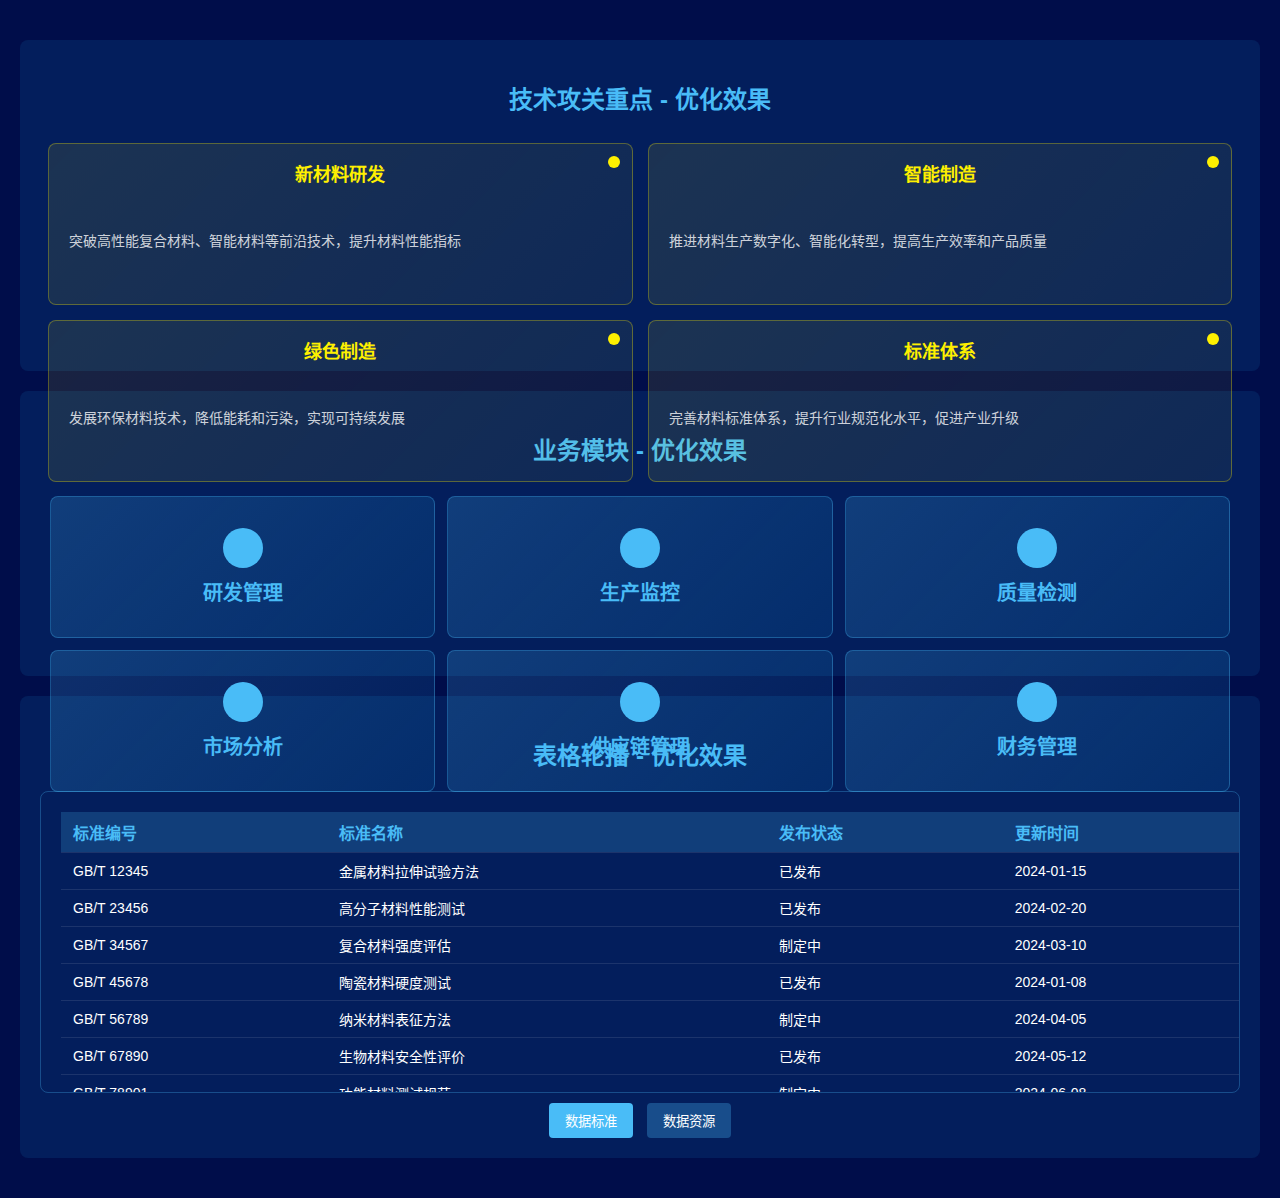
<file: 优化效果测试.html>
<!DOCTYPE html>
<html lang="zh-CN">
<head>
    <meta charset="UTF-8">
    <meta name="viewport" content="width=device-width, initial-scale=1.0">
    <title>优化效果测试</title>
    <style>
        * {
            -webkit-font-smoothing: antialiased;
            -moz-osx-font-smoothing: grayscale;
            text-rendering: optimizeLegibility;
            font-smooth: always;
        }
        
        body {
            background: #000d4a;
            color: #fff;
            font-family: "微软雅黑", "Microsoft YaHei", Arial, sans-serif;
            margin: 0;
            padding: 20px;
        }
        
        .test-section {
            margin: 20px 0;
            padding: 20px;
            background: rgba(6,48,109,.5);
            border-radius: 8px;
        }
        
        .section-title {
            font-size: 24px;
            color: #49bcf7;
            margin-bottom: 20px;
            text-align: center;
        }
        
        /* 技术要点测试 */
        .tech-points {
            display: grid;
            grid-template-columns: repeat(2, 1fr);
            gap: 15px;
            height: 200px;
            padding: 8px;
        }
        
        .tech-point {
            background: linear-gradient(135deg, rgba(255, 239, 0, 0.1), rgba(255, 239, 0, 0.05));
            border: 1px solid rgba(255, 239, 0, 0.3);
            border-radius: 8px;
            padding: 20px;
            position: relative;
            min-height: 120px;
            display: flex;
            flex-direction: column;
            justify-content: center;
        }
        
        .tech-point h4 {
            color: #fef000;
            margin: 0 0 12px 0;
            font-size: 18px;
            line-height: 1.3;
            word-wrap: break-word;
            overflow-wrap: break-word;
            font-weight: 600;
            text-align: center;
            text-shadow: none;
            -webkit-text-stroke: 0;
        }
        
        .tech-point p {
            color: rgba(255, 255, 255, 0.8);
            margin: 0;
            font-size: 14px;
            line-height: 1.4;
            font-weight: 500;
            text-shadow: none;
            -webkit-text-stroke: 0;
            flex: 1;
            display: flex;
            align-items: center;
        }
        
        .tech-point::before {
            content: '';
            position: absolute;
            top: 12px;
            right: 12px;
            width: 12px;
            height: 12px;
            background: #fef000;
            border-radius: 50%;
        }
        
        /* 业务模块测试 */
        .module-grid {
            display: grid;
            grid-template-columns: repeat(3, 1fr);
            gap: 12px;
            height: 150px;
            padding: 10px;
        }
        
        .module-item {
            background: linear-gradient(135deg, rgba(73, 188, 247, 0.2), rgba(20, 182, 255, 0.1));
            border: 1px solid rgba(73, 188, 247, 0.3);
            border-radius: 8px;
            padding: 20px;
            text-align: center;
            cursor: pointer;
            transition: all 0.3s;
            display: flex;
            flex-direction: column;
            justify-content: center;
            min-height: 100px;
        }
        
        .module-item:hover {
            background: linear-gradient(135deg, rgba(73, 188, 247, 0.4), rgba(20, 182, 255, 0.2));
            transform: translateY(-2px);
        }
        
        .module-item img {
            width: 40px;
            height: 40px;
            margin: 0 auto 12px;
        }
        
        .module-item h4 {
            color: #49bcf7;
            margin: 0;
            font-size: 20px;
            line-height: 1.3;
            word-wrap: break-word;
            overflow-wrap: break-word;
            font-weight: 600;
            text-align: center;
            text-shadow: none;
            -webkit-text-stroke: 0;
        }
        
        /* 表格轮播测试 */
        .table-carousel {
            height: 300px;
            position: relative;
            overflow: hidden;
            border: 1px solid rgba(73, 188, 247, 0.3);
            border-radius: 8px;
        }
        
        .table-carousel-item {
            position: absolute;
            top: 0;
            left: 0;
            width: 100%;
            height: 100%;
            opacity: 0;
            transition: opacity 0.5s ease-in-out;
            overflow-y: auto;
            padding: 20px;
            padding-bottom: 40px;
        }
        
        .table-carousel-item.active {
            opacity: 1;
        }
        
        .data-table {
            width: 100%;
            border-collapse: collapse;
            color: #fff;
            font-size: 14px;
            margin-bottom: 20px;
        }
        
        .data-table th,
        .data-table td {
            padding: 8px 12px;
            text-align: left;
            border-bottom: 1px solid rgba(255, 255, 255, 0.1);
            font-weight: 500;
            text-shadow: none;
            -webkit-text-stroke: 0;
        }
        
        .data-table th {
            background: rgba(73, 188, 247, 0.2);
            color: #49bcf7;
            font-weight: 600;
            font-size: 16px;
            text-shadow: none;
            -webkit-text-stroke: 0;
        }
        
        .data-table tr:hover {
            background: rgba(73, 188, 247, 0.1);
        }
        
        .carousel-controls {
            text-align: center;
            margin-top: 10px;
        }
        
        .carousel-btn {
            background: rgba(73, 188, 247, 0.3);
            color: #fff;
            border: none;
            padding: 8px 16px;
            margin: 0 5px;
            border-radius: 4px;
            cursor: pointer;
            transition: all 0.3s;
        }
        
        .carousel-btn:hover {
            background: rgba(73, 188, 247, 0.5);
        }
        
        .carousel-btn.active {
            background: #49bcf7;
        }
    </style>
</head>
<body>
    <div class="test-section">
        <h2 class="section-title">技术攻关重点 - 优化效果</h2>
        <div class="tech-points">
            <div class="tech-point">
                <h4>新材料研发</h4>
                <p>突破高性能复合材料、智能材料等前沿技术，提升材料性能指标</p>
            </div>
            <div class="tech-point">
                <h4>智能制造</h4>
                <p>推进材料生产数字化、智能化转型，提高生产效率和产品质量</p>
            </div>
            <div class="tech-point">
                <h4>绿色制造</h4>
                <p>发展环保材料技术，降低能耗和污染，实现可持续发展</p>
            </div>
            <div class="tech-point">
                <h4>标准体系</h4>
                <p>完善材料标准体系，提升行业规范化水平，促进产业升级</p>
            </div>
        </div>
    </div>
    
    <div class="test-section">
        <h2 class="section-title">业务模块 - 优化效果</h2>
        <div class="module-grid">
            <div class="module-item">
                <div style="width: 40px; height: 40px; background: #49bcf7; border-radius: 50%; margin: 0 auto 12px;"></div>
                <h4>研发管理</h4>
            </div>
            <div class="module-item">
                <div style="width: 40px; height: 40px; background: #49bcf7; border-radius: 50%; margin: 0 auto 12px;"></div>
                <h4>生产监控</h4>
            </div>
            <div class="module-item">
                <div style="width: 40px; height: 40px; background: #49bcf7; border-radius: 50%; margin: 0 auto 12px;"></div>
                <h4>质量检测</h4>
            </div>
            <div class="module-item">
                <div style="width: 40px; height: 40px; background: #49bcf7; border-radius: 50%; margin: 0 auto 12px;"></div>
                <h4>市场分析</h4>
            </div>
            <div class="module-item">
                <div style="width: 40px; height: 40px; background: #49bcf7; border-radius: 50%; margin: 0 auto 12px;"></div>
                <h4>供应链管理</h4>
            </div>
            <div class="module-item">
                <div style="width: 40px; height: 40px; background: #49bcf7; border-radius: 50%; margin: 0 auto 12px;"></div>
                <h4>财务管理</h4>
            </div>
        </div>
    </div>
    
    <div class="test-section">
        <h2 class="section-title">表格轮播 - 优化效果</h2>
        <div class="table-carousel">
            <div class="table-carousel-item active" id="standardTable">
                <table class="data-table">
                    <thead>
                        <tr>
                            <th>标准编号</th>
                            <th>标准名称</th>
                            <th>发布状态</th>
                            <th>更新时间</th>
                        </tr>
                    </thead>
                    <tbody>
                        <tr><td>GB/T 12345</td><td>金属材料拉伸试验方法</td><td>已发布</td><td>2024-01-15</td></tr>
                        <tr><td>GB/T 23456</td><td>高分子材料性能测试</td><td>已发布</td><td>2024-02-20</td></tr>
                        <tr><td>GB/T 34567</td><td>复合材料强度评估</td><td>制定中</td><td>2024-03-10</td></tr>
                        <tr><td>GB/T 45678</td><td>陶瓷材料硬度测试</td><td>已发布</td><td>2024-01-08</td></tr>
                        <tr><td>GB/T 56789</td><td>纳米材料表征方法</td><td>制定中</td><td>2024-04-05</td></tr>
                        <tr><td>GB/T 67890</td><td>生物材料安全性评价</td><td>已发布</td><td>2024-05-12</td></tr>
                        <tr><td>GB/T 78901</td><td>功能材料测试规范</td><td>制定中</td><td>2024-06-08</td></tr>
                    </tbody>
                </table>
            </div>
            <div class="table-carousel-item" id="resourceTable">
                <table class="data-table">
                    <thead>
                        <tr>
                            <th>资源名称</th>
                            <th>数据类型</th>
                            <th>数据量</th>
                            <th>更新频率</th>
                        </tr>
                    </thead>
                    <tbody>
                        <tr><td>材料性能数据库</td><td>结构化</td><td>2.3TB</td><td>每日</td></tr>
                        <tr><td>企业生产数据</td><td>半结构化</td><td>1.8TB</td><td>实时</td></tr>
                        <tr><td>科研文献库</td><td>非结构化</td><td>5.6TB</td><td>每周</td></tr>
                        <tr><td>市场分析报告</td><td>结构化</td><td>890GB</td><td>每月</td></tr>
                        <tr><td>专利信息库</td><td>半结构化</td><td>3.2TB</td><td>每日</td></tr>
                        <tr><td>质量标准库</td><td>结构化</td><td>1.5TB</td><td>每周</td></tr>
                        <tr><td>检测报告库</td><td>半结构化</td><td>2.1TB</td><td>每日</td></tr>
                    </tbody>
                </table>
            </div>
        </div>
        <div class="carousel-controls">
            <button class="carousel-btn active" onclick="switchTable('standard')">数据标准</button>
            <button class="carousel-btn" onclick="switchTable('resource')">数据资源</button>
        </div>
    </div>
    
    <script>
        function switchTable(type) {
            $('.carousel-btn').removeClass('active');
            $('.table-carousel-item').removeClass('active');
            
            if (type === 'standard') {
                $('.carousel-btn:first').addClass('active');
                $('#standardTable').addClass('active');
            } else {
                $('.carousel-btn:last').addClass('active');
                $('#resourceTable').addClass('active');
            }
        }
        
        // 自动轮播
        function startTableCarousel() {
            let currentIndex = 0;
            const tables = ['standard', 'resource'];
            
            setInterval(function() {
                currentIndex = (currentIndex + 1) % tables.length;
                switchTable(tables[currentIndex]);
            }, 5000); // 每5秒切换一次
        }
        
        // 启动轮播
        setTimeout(function() {
            startTableCarousel();
        }, 2000);
    </script>
</body>
</html>
</file>
<file: css/comon0.css>
@charset "utf-8";
/* CSS Document */

/* 全局字体渲染优化 */
* {
	-webkit-box-sizing: border-box;
	-moz-box-sizing: border-box;
	box-sizing: border-box;
	-webkit-font-smoothing: antialiased;
	-moz-osx-font-smoothing: grayscale;
	text-rendering: optimizeLegibility;
	font-smooth: always;
}

*,body{
	padding:0px;
	margin:0px;
	font-family: "微软雅黑", "Microsoft YaHei", Arial, sans-serif;
}

body{ 
	background:#000d4a url(../images/bg.jpg) center center; 
	background-size:cover;
	color:#fff; 
	font-size: .12rem; 
}

li{ list-style-type:none;}

@font-face{
	font-family:electronicFont;
	src:url(../font/DS-DIGIT.TTF)
}

i{ margin:0px; padding:0px; text-indent:0px;}

img{ border:none; max-width: 100%;}

a{ text-decoration:none; color:#399bff;}

a.active,a:focus{ outline:none!important; text-decoration:none;}

ol,ul,p,h1,h2,h3,h4,h5,h6{ padding:0; margin:0}

a:hover{ color:#06c; text-decoration: none!important}

html,body{
	height: 100vh;
	overflow: hidden;
}

.clearfix:after, .clearfix:before {display: table;content: " "}
 .clearfix:after {clear: both}

.pulll_left{float:left;}

.pulll_right{float:right;}

/*谷哥滚动条样式*/
  ::-webkit-scrollbar {width:5px;height:5px;position:absolute}
  ::-webkit-scrollbar-thumb {background-color:#5bc0de}
  ::-webkit-scrollbar-track {background-color:#ddd}
/***/

.loading{position:fixed; left:0; top:0; font-size:18px; z-index:100000000;width:100%; height:100%; background:#1a1a1c; text-align:center;}

.loadbox{position:absolute; width:160px;height:150px; color: #324e93; left:50%; top:50%; margin-top:-100px; margin-left:-75px;}

.loadbox img{ margin:10px auto; display:block; width:40px;}

.head{ height:0.8rem; background: url(../images/head_bg.png) no-repeat center center; background-size: 100% 100%; position: relative}

.head h1{ 
	color:#fff; 
	text-align: center; 
	font-size: 32px; 
	line-height:0.8rem; 
	letter-spacing: -1px; 
	padding: 0 .15rem; 
	font-weight: 600;
	text-shadow: none;
	-webkit-text-stroke: 0;
}

.head h1 img{ width:1.5rem; display: inline-block; vertical-align: middle; }

.time{ position:absolute; right:.15rem; top:0; line-height: .5rem;color:rgba(255,255,255,.7); font-size: .2rem; padding-right: .1rem;}

.mainbox{ padding:0 .1rem 0rem .1rem; height:calc(100vh - 0.8rem)}

.mainbox>ul{ margin-left:-.1rem; margin-right:-.1rem; height:100%}

.mainbox>ul>li{ float: left; padding: 0 .1rem;height:100%;width: 32%}

.mainbox>ul>li:nth-child(2){ width: 36%}

.boxall{ padding:0 .15rem .15rem .15rem;  background: rgba(6,48,109,.5); position: relative; margin-bottom: .08rem; z-index: 10; }

.alltitle{ 
	font-size:24px; 
	color:#fff;  
	line-height: .6rem; 
	position: relative;
	padding-left: .1rem; 
	padding-right: .1rem; 
	word-wrap: break-word; 
	overflow-wrap: break-word; 
	font-weight: 600; 
	text-align: center; 
	margin-bottom: .1rem; 
	padding-top: .1rem;
	text-shadow: none;
	-webkit-text-stroke: 0;
}

.alltitle:before{position: absolute; height: .15rem; width: 6px; background: #49bcf7; border-radius: 5px; content: ""; left: 50%; transform: translateX(-50%); top: 0; margin-top: .05rem;}

.boxnav{height: calc(100% - 0.7rem);}

.row>li{ float: left; height: 100%;}

.col-6{width: 50%;}

.col-3{width: 25%;}

.col-4{width: 33.33333%;}

.h100{height: 100%;}

.tit01{ 
	text-align: center; 
	color: white; 
	font-size: 22px; 
	padding: .15rem 0 .1rem 0; 
	line-height: 1.3; 
	word-wrap: break-word; 
	overflow-wrap: break-word; 
	font-weight: 600; 
	margin-bottom: .1rem;
	text-shadow: none;
	-webkit-text-stroke: 0;
}

.piebox{ height: calc(100% - 1rem); position: relative;}

.row1 .bar1{ height: 100%; background: url(../images/bg01.png) no-repeat; background-size: 100% 100%; position: relative;}

.bar1 img{ width: .4rem; margin-right: .15rem;;}

.bar1{ display: flex; justify-content: center; align-items: center;}

.bar1 span{ 
	color: #fff; 
	font-size: 18px; 
	display: block; 
	font-weight: 600; 
	line-height: 1.3; 
	word-wrap: break-word; 
	overflow-wrap: break-word; 
	text-align: center;
	text-shadow: none;
	-webkit-text-stroke: 0;
}

.bar1 h3{ 
	color: #fef000; 
	font-size: 24px; 
	line-height: 1.2; 
	word-wrap: break-word; 
	overflow-wrap: break-word;
	font-weight: 600;
	text-shadow: none;
	-webkit-text-stroke: 0;
}

.row1 li{ padding: .1rem .05rem 0 .05rem;}

.row1{margin-left: -.1rem; margin-right: -.1rem;}

.row1 .bar2{ background: url(../images/bg02.png) no-repeat; background-size: 100% 100%;}

.row1 .bar2 h3{ text-align: right;}

.paim li>span{
	width: .3rem; 
	height: .3rem; 
	text-align: center; 
	line-height: .3rem;  
	background: #878787; 
	border-radius: .05rem; 
	margin-right: .1rem; 
	font-size: 22px;
	font-weight: 600;
	text-shadow: none;
	-webkit-text-stroke: 0;
}

.paim li:nth-child(1)>span{ background: #ed405d}

.paim li:nth-child(2)>span{background: #f78c44}

.paim li:nth-child(3)>span{background: #49bcf7}

.paim li{display: flex; align-items: center; height:20%;}

.pmbar{position: relative; display: flex;}

.pmbar span{ background: linear-gradient(to right,#14b6ff,#9cefff); display: inline-block; vertical-align: middle; height: .15rem; border-radius: .5rem;}

.pmbar i{ 
	line-height: .2rem; 
	font-style: normal; 
	padding-left: .1rem; 
	color: #49bcf7; 
	font-size: 22px;
	font-weight: 600;
	text-shadow: none;
	-webkit-text-stroke: 0;
}

.pmnav{width:calc(100% - .6rem)}

.pmnav p{
	color: #fff; 
	opacity: .6; 
	font-size: 14px; 
	padding-bottom: .05rem; 
	white-space: nowrap; 
	overflow: hidden; 
	text-overflow: ellipsis;
	font-weight: 500;
	text-shadow: none;
	-webkit-text-stroke: 0;
}

.sqzs{margin-right: .2rem;}

.sqzs p{ 
	padding: .1rem 0; 
	font-size: 18px; 
	line-height: 1.3; 
	word-wrap: break-word; 
	overflow-wrap: break-word; 
	font-weight: 600; 
	text-align: center;
	text-shadow: none;
	-webkit-text-stroke: 0;
}

.sqzs h1{
	height: calc(100% - .5rem); 
	border-bottom: 1px solid rgba(255,255,255,.1); 
	border-top: 1px solid rgba(255,255,255,.1); 
	display: flex; 
	align-items: center; 
	color: #fef000; 
	font-family: "微软雅黑", "Microsoft YaHei", Arial, sans-serif; 
	font-weight: 600; 
	letter-spacing: 2px; 
	font-size: 24px; 
	justify-content: center;
	padding-bottom: .05rem;
	text-shadow: none;
	-webkit-text-stroke: 0;
}

.sec li{height: 33.3333%;  display: flex; align-items: center; justify-content: space-between}

.sec li>div:nth-child(1){width: 85%}

.sec li>div:nth-child(2){}

.sec .bar2{width: 70%; margin: .1rem 0; display: inline-block; vertical-align: middle;border: 1px solid #00deff; height: .3rem; padding: .07rem; border-radius: 1rem;}

.sec .bar2 span{ display: block; height: 100%;background: linear-gradient(to right,#14b6ff,#9cefff);border-radius: 1rem;}

.sec p{display: flex; align-items: center; font-size: .28rem;}

.sec p img{width: .35rem; margin-right: .15rem;}

.barnav span{text-align: center; color: #f7e80d; font-size: .26rem; padding-left: .1rem; line-height:.3rem;}

.zaf{text-align: center;}

.zaf p{justify-content: center}

.zaf p img{ width: .18rem; margin-right: 0;;}

.zaf span{color: #00d3ff; font-family: Impact; font-size: .35rem;}

.zaf span i{font-style: normal; font-size: .18rem;}
</file>
